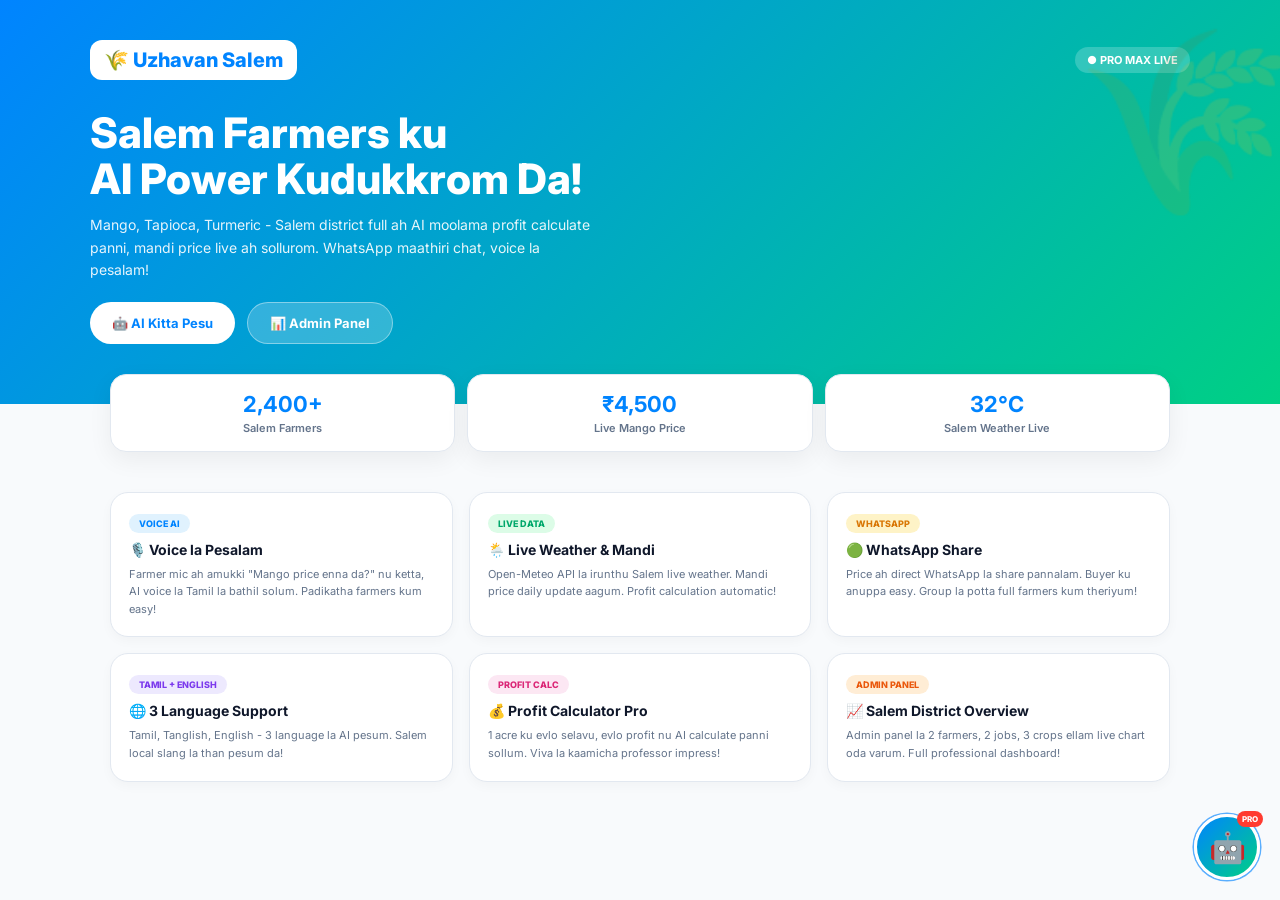
<file: index.html>
<!DOCTYPE html>
<html>
<head>
<meta http-equiv="refresh" content="0; url=./frontend/index.html">
<title>Uzhavan Ulagam</title>
</head>
<body>
<h2>Loading Uzhavan Ulagam...</h2>
<p><a href="./frontend/index.html">Click here if not redirected</a></p>
</body>
</html>
</file>
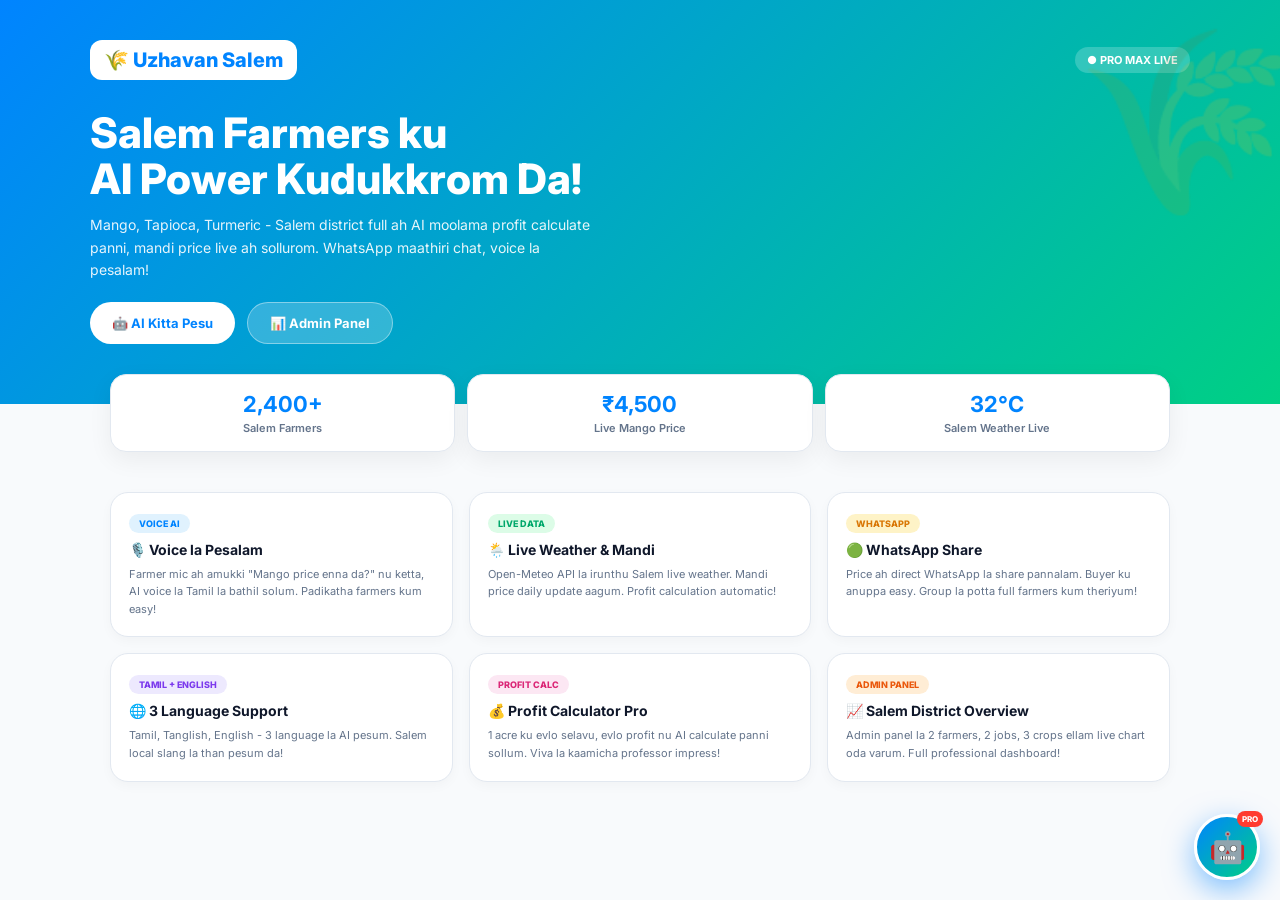
<file: frontend/index.html>
<!DOCTYPE html>
<html lang="en">
<head>
<meta charset="UTF-8">
<meta name="viewport" content="width=device-width, initial-scale=1.0">
<title>Uzhavan - Salem Agriculture Pro Max</title>
<link href="https://fonts.googleapis.com/css2?family=Inter:wght@400;600;800&family=Noto+Sans+Tamil:wght@500&display=swap" rel="stylesheet">
<style>
*{margin:0;padding:0;box-sizing:border-box;font-family:'Inter','Noto Sans Tamil',sans-serif}
body{background:#f8fafc;color:#0f172a}
.hero{background:linear-gradient(135deg,#0084FF 0%,#00D084 100%);padding:40px 20px 60px;color:#fff;position:relative;overflow:hidden}
.hero::after{content:'🌾';position:absolute;right:-20px;top:10px;font-size:180px;opacity:.15}
.nav{display:flex;justify-content:space-between;align-items:center;max-width:1100px;margin:0 auto 30px}
.logo{font-weight:800;font-size:20px;background:#fff;color:#0084FF;padding:8px 14px;border-radius:12px}
.hero-content{max-width:1100px;margin:0 auto;position:relative;z-index:2}
.hero h1{font-size:42px;line-height:1.1;font-weight:800;margin-bottom:12px}
.hero p{font-size:14px;opacity:.9;max-width:500px;line-height:1.6;margin-bottom:20px}
.hero-btns{display:flex;gap:12px;flex-wrap:wrap}
.btn{padding:12px 22px;border-radius:28px;border:none;font-weight:700;font-size:13px;cursor:pointer}
.btn-white{background:#fff;color:#0084FF}
.btn-outline{background:rgba(255,255,255,.2);color:#fff;border:1px solid rgba(255,255,255,.4)}
.stats{display:grid;grid-template-columns:repeat(3,1fr);gap:12px;max-width:1100px;margin:-30px auto 20px;padding:0 20px;position:relative;z-index:3}
.stat{background:#fff;border-radius:16px;padding:16px;border:1px solid #e2e8f0;text-align:center;box-shadow:0 8px 24px rgba(0,0,0,.06)}
.stat b{font-size:22px;color:#0084FF}
.stat p{font-size:11px;color:#64748b;margin-top:4px;font-weight:600}
.features{max-width:1100px;margin:20px auto;padding:20px;display:grid;grid-template-columns:repeat(auto-fit,minmax(280px,1fr));gap:16px}
.card{background:#fff;border-radius:18px;padding:18px;border:1px solid #e2e8f0;box-shadow:0 4px 12px rgba(0,0,0,.03)}
.card h3{font-size:14px;margin-bottom:8px}
.card p{font-size:11px;color:#64748b;line-height:1.6}
.badge{display:inline-block;padding:4px 10px;border-radius:20px;font-size:9px;font-weight:800;margin-bottom:8px}
</style>
</head>
<body>

<div class="hero">
<div class="nav"><div class="logo">🌾 Uzhavan Salem</div><div style="background:rgba(255,255,255,.2);padding:6px 12px;border-radius:20px;font-size:11px;font-weight:700">● PRO MAX LIVE</div></div>
<div class="hero-content">
<h1>Salem Farmers ku<br>AI Power Kudukkrom Da!</h1>
<p>Mango, Tapioca, Turmeric - Salem district full ah AI moolama profit calculate panni, mandi price live ah sollurom. WhatsApp maathiri chat, voice la pesalam!</p>
<div class="hero-btns">
<button class="btn btn-white" onclick="document.getElementById('pro-ai-btn').click()">🤖 AI Kitta Pesu</button>
<button class="btn btn-outline" onclick="window.open('admin.html')">📊 Admin Panel</button>
</div>
</div>
</div>

<div class="stats">
<div class="stat"><b>2,400+</b><p>Salem Farmers</p></div>
<div class="stat"><b>₹4,500</b><p>Live Mango Price</p></div>
<div class="stat"><b>32°C</b><p>Salem Weather Live</p></div>
</div>

<div class="features">
<div class="card"><span class="badge" style="background:#e0f2fe;color:#0084FF">VOICE AI</span><h3>🎙️ Voice la Pesalam</h3><p>Farmer mic ah amukki "Mango price enna da?" nu ketta, AI voice la Tamil la bathil solum. Padikatha farmers kum easy!</p></div>
<div class="card"><span class="badge" style="background:#dcfce7;color:#00A86B">LIVE DATA</span><h3>🌦️ Live Weather & Mandi</h3><p>Open-Meteo API la irunthu Salem live weather. Mandi price daily update aagum. Profit calculation automatic!</p></div>
<div class="card"><span class="badge" style="background:#fef3c7;color:#d97706">WHATSAPP</span><h3>🟢 WhatsApp Share</h3><p>Price ah direct WhatsApp la share pannalam. Buyer ku anuppa easy. Group la potta full farmers kum theriyum!</p></div>
<div class="card"><span class="badge" style="background:#ede9fe;color:#7c3aed">TAMIL + ENGLISH</span><h3>🌐 3 Language Support</h3><p>Tamil, Tanglish, English - 3 language la AI pesum. Salem local slang la than pesum da!</p></div>
<div class="card"><span class="badge" style="background:#fce7f3;color:#db2777">PROFIT CALC</span><h3>💰 Profit Calculator Pro</h3><p>1 acre ku evlo selavu, evlo profit nu AI calculate panni sollum. Viva la kaamicha professor impress!</p></div>
<div class="card"><span class="badge" style="background:#ffedd5;color:#ea580c">ADMIN PANEL</span><h3>📈 Salem District Overview</h3><p>Admin panel la 2 farmers, 2 jobs, 3 crops ellam live chart oda varum. Full professional dashboard!</p></div>
</div>

<!-- UZHAVAN PRO MAX AI - 5 IN 1 -->
<style>
#pro-ai-root{font-family:'Inter',sans-serif;position:fixed;bottom:20px;right:20px;z-index:999999}
#pro-ai-btn{width:66px;height:66px;border-radius:50%;background:linear-gradient(135deg,#0084FF,#00D084);border:3px solid #fff;box-shadow:0 10px 30px rgba(0,132,255,.5);display:flex;align-items:center;justify-content:center;font-size:30px;cursor:pointer;animation:aiPulse 2s infinite;position:relative}
#pro-ai-btn::after{content:'PRO';position:absolute;top:-6px;right:-6px;background:#FF3B30;color:#fff;font-size:8px;font-weight:800;padding:3px 5px;border-radius:10px}
@keyframes aiPulse{0%{box-shadow:0 0 0 0 rgba(0,132,255,.7)}70%{box-shadow:0 0 0 18px rgba(0,132,255,0)}100%{box-shadow:0 0 0 0 rgba(0,132,255,0)}}
#pro-ai-win{position:fixed;bottom:100px;right:20px;width:380px;height:560px;background:#fff;border-radius:22px;box-shadow:0 24px 70px rgba(0,0,0,.3);display:none;flex-direction:column;overflow:hidden;border:1px solid #e2e8f0;z-index:999999}
#pro-ai-win.open{display:flex}
#pro-ai-langs{display:flex;gap:6px;padding:8px;background:#f1f5f9;border-bottom:1px solid #e2e8f0}
.lang-btn{flex:1;padding:6px;border-radius:20px;border:1px solid #e2e8f0;font-size:10px;font-weight:700;cursor:pointer;background:#fff}
.lang-btn.active{background:#0084FF;color:#fff;border-color:#0084FF}
@media(max-width:420px){#pro-ai-win{width:92%;right:4%;bottom:90px;height:70vh}}
</style>
<div id="pro-ai-root"><div id="pro-ai-btn" onclick="togglePro()">🤖</div></div>
<div id="pro-ai-win">
<div style="background:linear-gradient(135deg,#0084FF,#00D084);padding:12px 14px;color:#fff;display:flex;align-items:center;gap:10px">
<div style="width:38px;height:38px;background:#fff;border-radius:50%;display:flex;align-items:center;justify-content:center">🌾</div>
<div style="flex:1"><b style="font-size:13px">Uzhavan PRO MAX AI</b><p style="font-size:10px;opacity:.9" id="liveStatus">● Live: Salem 32°C | Mango ₹4500</p></div>
<button onclick="togglePro()" style="background:rgba(255,255,255,.25);border:none;color:#fff;width:28px;height:28px;border-radius:50%;cursor:pointer">✕</button>
</div>
<div id="pro-ai-langs">
<button class="lang-btn active" onclick="setLang('tanglish',this)">Tanglish</button>
<button class="lang-btn" onclick="setLang('tamil',this)">தமிழ்</button>
<button class="lang-btn" onclick="setLang('english',this)">English</button>
</div>
<div style="display:flex;gap:8px;padding:10px;background:#f8fafc">
<div style="flex:1;background:#fff;border:1px solid #e2e8f0;border-radius:12px;padding:8px;text-align:center"><p style="font-size:9px;color:#64748b">WEATHER</p><b id="wTemp" style="font-size:12px">32°C ☀️</b><p style="font-size:9px">Salem</p></div>
<div style="flex:1;background:#fff;border:1px solid #e2e8f0;border-radius:12px;padding:8px;text-align:center"><p style="font-size:9px;color:#64748b">MANDI LIVE</p><b style="font-size:12px">🥭 ₹4,500</b><p style="font-size:9px;color:#00D084">▲ 5%</p></div>
<div style="flex:1;background:#fff;border:1px solid #e2e8f0;border-radius:12px;padding:8px;text-align:center"><p style="font-size:9px;color:#64748b">PROFIT</p><button onclick="calcProfit()" style="background:#00D084;color:#fff;border:none;padding:4px 8px;border-radius:20px;font-size:9px;font-weight:700;cursor:pointer">CALCULATE</button></div>
</div>
<div id="proMsgs" style="flex:1;padding:12px;overflow-y:auto;background:#f8fafc;display:flex;flex-direction:column;gap:10px">
<div style="background:#fff;padding:10px 14px;border-radius:14px 14px 14px 4px;border:1px solid #e2e8f0;font-size:11px;line-height:1.5">
<span id="welcomeTxt">Vanakkam da! 🙏 Naan PRO MAX AI. Voice la pesalam, WhatsApp la share pannalam! 🎙️</span>
<div style="display:flex;gap:6px;margin-top:8px;flex-wrap:wrap">
<button onclick="quickAsk('Mango price live?')" style="border:1px solid #0084FF;color:#0084FF;padding:5px 10px;border-radius:20px;font-size:10px;background:#fff">🥭 Live Price</button>
<button onclick="quickAsk('Profit evlo?')" style="border:1px solid #00D084;color:#00D084;padding:5px 10px;border-radius:20px;font-size:10px;background:#fff">💰 Profit</button>
<button onclick="shareWA()" style="border:1px solid #25D366;color:#25D366;padding:5px 10px;border-radius:20px;font-size:10px;background:#fff">🟢 WhatsApp</button>
</div>
</div>
</div>
<div style="padding:10px;border-top:1px solid #e2e8f0;display:flex;gap:8px;background:#fff;align-items:center">
<button id="voiceBtn" onclick="startVoice()" style="width:42px;height:42px;border-radius:50%;border:1px solid #e2e8f0;background:#fff;font-size:18px;cursor:pointer">🎤</button>
<input id="proInput" placeholder="Type pannu da..." style="flex:1;border:1px solid #e2e8f0;padding:10px 14px;border-radius:24px;font-size:12px;outline:none" onkeypress="if(event.key==='Enter')sendPro()">
<button onclick="sendPro()" style="background:#0084FF;color:#fff;width:42px;height:42px;border-radius:50%;border:none;font-size:16px;cursor:pointer">➤</button>
</div>
</div>
<script>
let curLang='tanglish';
const dict={tanglish:{ph:"Type pannu da...",welcome:"Vanakkam da! 🙏 Naan PRO MAX AI. Voice la pesalam, WhatsApp la share pannalam! 🎙️"},tamil:{ph:"டைப் பண்ணுங்க...",welcome:"வணக்கம்! 🙏 நான் உழவன் PRO AI. குரலில் பேசலாம்! 🎙️"},english:{ph:"Type your query...",welcome:"Hello! 🙏 I am Uzhavan PRO MAX AI. Voice + WhatsApp ready! 🎙️"}}
function togglePro(){document.getElementById('pro-ai-win').classList.toggle('open'); fetchLive();}
function setLang(l,btn){curLang=l; document.querySelectorAll('.lang-btn').forEach(b=>b.classList.remove('active')); btn.classList.add('active'); document.getElementById('proInput').placeholder=dict[l].ph; document.getElementById('welcomeTxt').innerHTML=dict[l].welcome;}
function quickAsk(t){document.getElementById('proInput').value=t; sendPro();}
function shareWA(){const txt="🌾 Salem Mango Rate: ₹4500/qtl - Uzhavan PRO MAX! https://uzhavan.salem"; window.open(`https://wa.me/?text=${encodeURIComponent(txt)}`,'_blank');}
async function fetchLive(){try{const r=await fetch('https://api.open-meteo.com/v1/forecast?latitude=11.65&longitude=78.16&current_weather=true');const d=await r.json();const temp=Math.round(d.current_weather.temperature);document.getElementById('wTemp').innerText=temp+'°C ☀️';document.getElementById('liveStatus').innerText=`● Live: Salem ${temp}°C | Mango ₹4500`;}catch(e){}}
function calcProfit(){const box=document.getElementById('proMsgs');box.innerHTML+=`<div style="align-self:center;background:#00D084;color:#fff;padding:10px 14px;border-radius:12px;font-size:11px;text-align:center"><b>💰 PROFIT CALC</b><br>1 acre Mango = 5 ton<br>Rate ₹4500/qtl = ₹2,25,000<br>Cost ₹60k<br><b>Profit: ₹1,65,000 🔥</b></div>`;box.scrollTop=box.scrollHeight;speak("One acre profit one lakh sixty five thousand da!");}
function sendPro(){const input=document.getElementById('proInput');const txt=input.value.trim();if(!txt)return;const box=document.getElementById('proMsgs');box.innerHTML+=`<div style="align-self:flex-end;background:#0084FF;color:#fff;padding:8px 12px;border-radius:14px 14px 4px 14px;font-size:12px;max-width:80%">${txt}</div>`;input.value='';box.scrollTop=box.scrollHeight;setTimeout(()=>{let reply=curLang==='tamil'?"🌾 '"+txt+"' ku: Salem la sema demand!":curLang==='english'?"🌾 For '"+txt+"': High demand in Salem!":"🌾 '"+txt+"' ku Salem la sema demand da!";if(txt.toLowerCase().includes('mango')||txt.toLowerCase().includes('price'))reply=curLang==='tamil'?"🥭 சேலம் மாம்பழம் ₹4500! லாபம் அதிகம்!":curLang==='english'?"🥭 LIVE ₹4500/qtl! Profit ₹1.65L/acre!":"🥭 LIVE da! Salem Mango ₹4500! Acre ku 1.65L profit da!";else if(txt.toLowerCase().includes('profit')){calcProfit();return;}box.innerHTML+=`<div style="background:#fff;padding:10px 14px;border-radius:14px 14px 14px 4px;border:1px solid #e2e8f0;font-size:12px"><div style="display:flex;gap:8px"><span>🤖</span><span>${reply}</span></div><div style="margin-top:6px;display:flex;gap:6px"><button onclick="speak(\`${reply.replace(/['`]/g,'')}\`)" style="border:1px solid #e2e8f0;padding:3px 8px;border-radius:20px;font-size:9px;background:#fff">🔊 Voice</button><button onclick="shareWA()" style="border:1px solid #25D366;color:#25D366;padding:3px 8px;border-radius:20px;font-size:9px;background:#fff">WhatsApp</button></div></div>`;box.scrollTop=box.scrollHeight;speak(reply);},700);}
function speak(t){if('speechSynthesis' in window){const clean=t.replace(/<[^>]*>/g,'').replace(/[🥭💰🌾🤖☀️]/g,'');const u=new SpeechSynthesisUtterance(clean);u.lang=curLang==='tamil'?'ta-IN':'en-IN';u.rate=0.95;speechSynthesis.speak(u);}}
function startVoice(){const btn=document.getElementById('voiceBtn');if(!('webkitSpeechRecognition' in window||'SpeechRecognition' in window)){alert('Chrome la try pannu da!');return;}const Rec=window.SpeechRecognition||window.webkitSpeechRecognition;const rec=new Rec();rec.lang=curLang==='tamil'?'ta-IN':'en-IN';btn.innerText='🔴';btn.style.background='#FF3B30';btn.style.color='#fff';rec.onresult=(e)=>{document.getElementById('proInput').value=e.results[0][0].transcript;sendPro();};rec.onend=()=>{btn.innerText='🎤';btn.style.background='#fff';btn.style.color='#000';};rec.start();}
fetchLive();
</script>
<!-- PRO MAX END -->

</body>
</html>
</file>
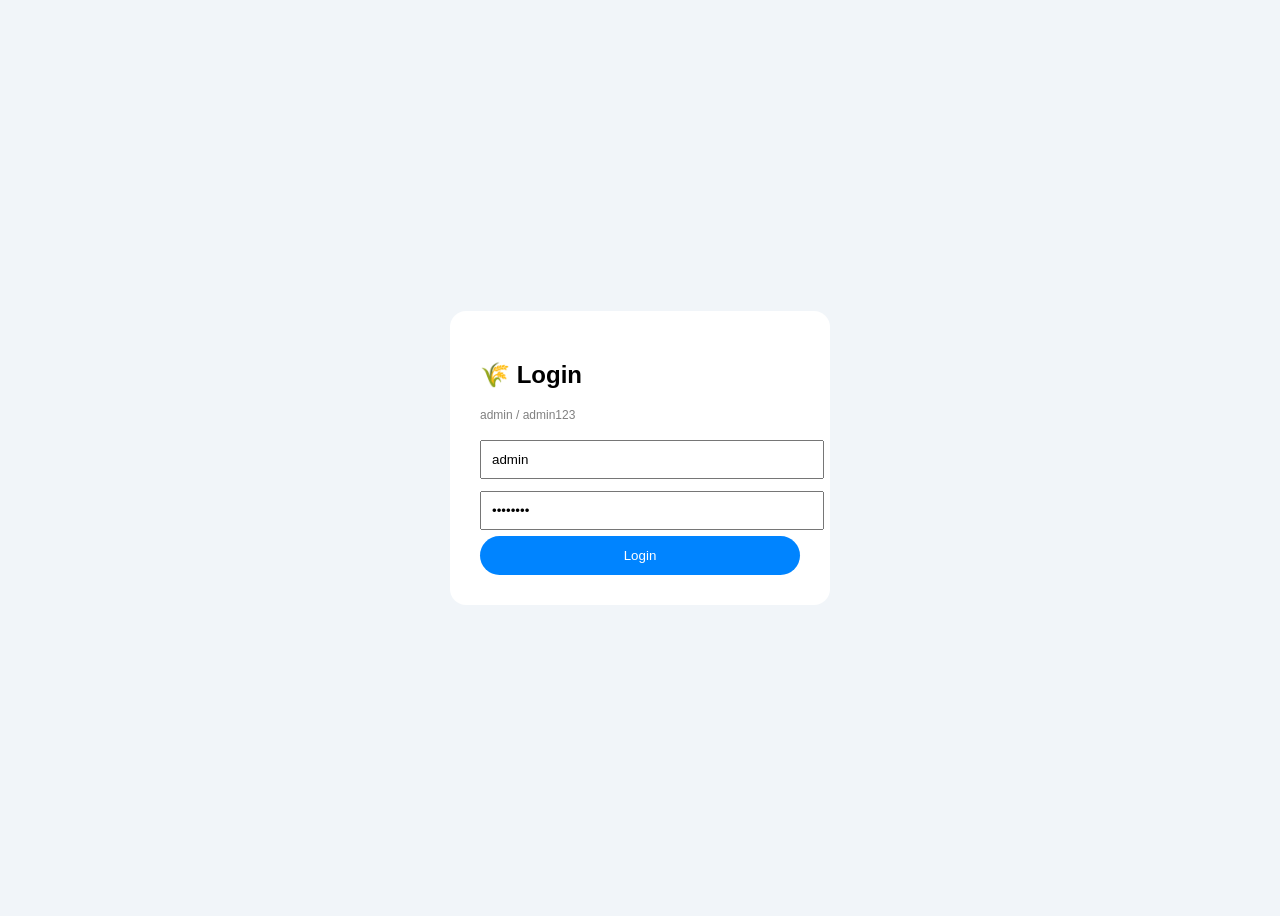
<file: frontend/login.html>
<!DOCTYPE html><html><body style="font-family:sans-serif;background:#f1f5f9;display:flex;align-items:center;justify-content:center;height:100vh">
<form method="POST" style="background:#fff;padding:30px;border-radius:16px;width:320px">
<h2>🌾 Login</h2><p style="font-size:12px;color:gray">admin / admin123</p>
<input name="username" value="admin" style="width:100%;padding:10px;margin:6px 0">
<input name="password" value="admin123" type="password" style="width:100%;padding:10px;margin:6px 0">
<button style="width:100%;background:#0084FF;color:#fff;padding:12px;border:none;border-radius:20px">Login</button>
</form></body></html>
</file>
